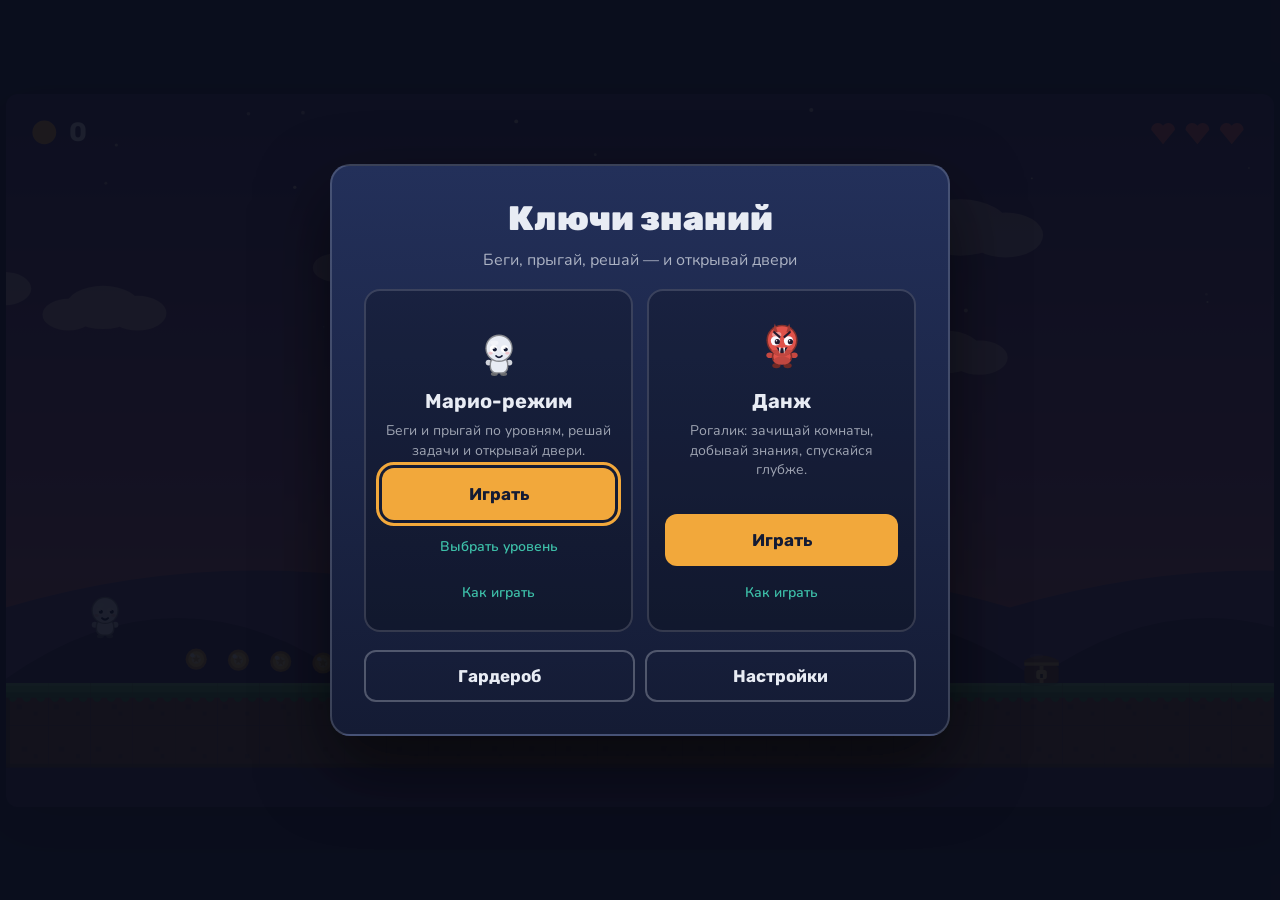
<file: index.html>
<!doctype html>
<html lang="ru">
  <head>
    <meta charset="utf-8" />
    <meta name="viewport" content="width=device-width, initial-scale=1, viewport-fit=cover" />
    <meta name="color-scheme" content="dark" />
    <meta name="description" content="Ключи знаний — образовательный платформер: беги, прыгай, решай задачи по математике и физике." />
    <title>Ключи знаний</title>

    <!-- Иконка инлайном: файла нет — нет и запроса за favicon.ico, который иначе
         светится 404-й в консоли на любом статическом хостинге. -->
    <link
      rel="icon"
      href="data:image/svg+xml,%3Csvg%20xmlns='http://www.w3.org/2000/svg'%20viewBox='0%200%2032%2032'%3E%3Crect%20width='32'%20height='32'%20rx='7'%20fill='%23141B34'/%3E%3Cg%20fill='none'%20stroke='%23F2A83B'%20stroke-width='3'%20stroke-linecap='round'%3E%3Ccircle%20cx='12.5'%20cy='12.5'%20r='5'/%3E%3Cpath%20d='M16%2016%20L23.5%2023.5'/%3E%3Cpath%20d='M19%2023%20L21%2021'/%3E%3C/g%3E%3C/svg%3E"
    />

    <!-- Единственная внешняя зависимость. Если CDN недоступен, main.css подставит
         системные шрифты и игра этого даже не заметит. -->
    <link rel="preconnect" href="https://fonts.googleapis.com" />
    <link rel="preconnect" href="https://fonts.gstatic.com" crossorigin />
    <link
      rel="stylesheet"
      href="https://fonts.googleapis.com/css2?family=JetBrains+Mono:wght@400;700&family=Nunito:wght@400;600&family=Rubik:wght@700;900&display=swap"
    />
    <link rel="stylesheet" href="./styles/main.css" />
    <link rel="stylesheet" href="./styles/task.css" />
    <link rel="stylesheet" href="./styles/screens.css" />
    <link rel="stylesheet" href="./styles/touch.css" />
  </head>
  <body>
    <main class="stage">
      <canvas
        id="game"
        width="960"
        height="540"
        tabindex="0"
        role="application"
        aria-label="Игровое поле: беги стрелками, прыгай пробелом"
      ></canvas>
    </main>

    <p class="controls-hint">
      <b>← →</b> или <b>A/D</b> — бежать · <b>Space</b>, <b>↑</b>, <b>W</b> — прыжок ·
      <b>E</b> — открыть сундук · <b>R</b> — застрял, вернуться на флажок
    </p>

    <script type="module" src="./src/main.js"></script>
  </body>
</html>
</file>
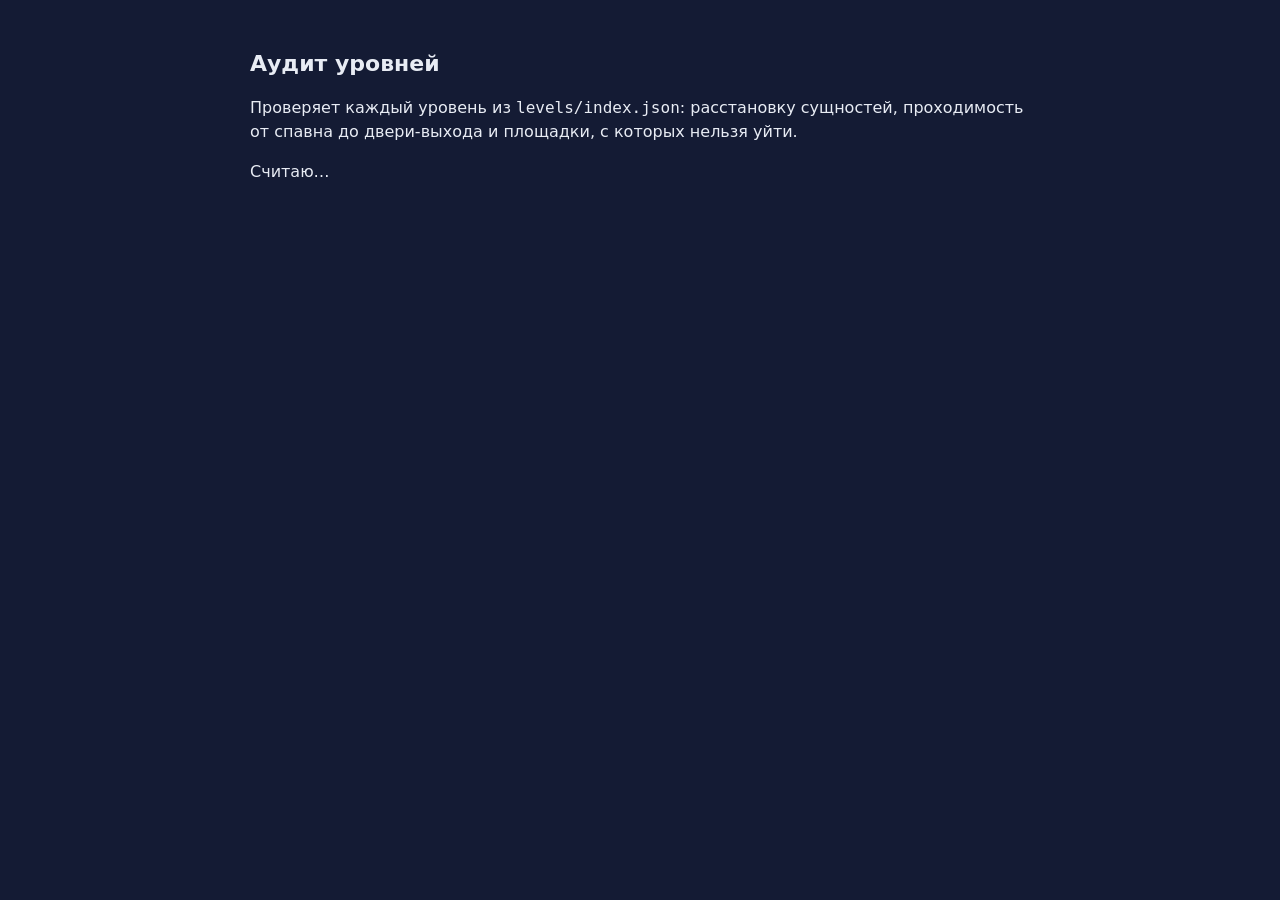
<file: scripts/audit-levels.html>
<!doctype html>
<html lang="ru">
  <head>
    <meta charset="utf-8" />
    <meta name="viewport" content="width=device-width, initial-scale=1" />
    <meta name="color-scheme" content="dark" />
    <title>Аудит уровней</title>
    <style>
      body { margin: 0; padding: 32px 20px; background: #141b34; color: #e8ecf4;
             font: 16px/1.5 system-ui, sans-serif; }
      main { max-width: 780px; margin: 0 auto; }
      h1 { font-size: 22px; }
      .verdict { padding: 14px 18px; border-radius: 10px; font-weight: 700; }
      .verdict--ok { background: rgb(61 191 168 / 18%); color: #3dbfa8; }
      .verdict--bad { background: rgb(229 97 95 / 18%); color: #e5615f; }
      .level { margin-top: 18px; padding: 14px 18px; border-radius: 10px;
               background: rgb(232 236 244 / 6%); }
      .level__name { font-weight: 700; }
      .ok { color: #3dbfa8; }
      .bad { color: #e5615f; }
      .notes { margin: 6px 0 0; font-size: 14px; color: rgb(232 236 244 / 65%); }
      .problem { color: #e5615f; font-size: 15px; }
      code { font-family: ui-monospace, monospace; }
    </style>
  </head>
  <body>
    <main>
      <h1>Аудит уровней</h1>
      <p>
        Проверяет каждый уровень из <code>levels/index.json</code>: расстановку сущностей,
        проходимость от спавна до двери-выхода и площадки, с которых нельзя уйти.
      </p>
      <div id="output">Считаю…</div>
    </main>

    <script type="module">
      import { loadLevel, loadLevelIndex } from '../src/game/level.js';
      import { auditLevel } from './audit.js';

      const output = document.getElementById('output');
      const blocks = [];
      let allOk = true;

      try {
        const order = await loadLevelIndex();
        for (const id of order) {
          const block = document.createElement('div');
          block.className = 'level';
          try {
            const level = await loadLevel(id);
            const report = auditLevel(level);
            const ok = report.problems.length === 0;
            if (!ok) allOk = false;

            const name = document.createElement('div');
            name.className = 'level__name';
            name.textContent = `${report.id} — ${report.title}`;
            const verdict = document.createElement('span');
            verdict.className = ok ? 'ok' : 'bad';
            verdict.textContent = ok ? '  проходится' : '  есть проблемы';
            name.append(verdict);
            block.append(name);

            for (const problem of report.problems) {
              const line = document.createElement('div');
              line.className = 'problem';
              line.textContent = problem;
              block.append(line);
            }

            const notes = document.createElement('p');
            notes.className = 'notes';
            notes.textContent = report.notes.join(' · ');
            block.append(notes);
          } catch (error) {
            allOk = false;
            block.innerHTML = '';
            const line = document.createElement('div');
            line.className = 'problem';
            line.textContent = `${id}: ${error.message}`;
            block.append(line);
          }
          blocks.push(block);
        }
      } catch (error) {
        allOk = false;
        const line = document.createElement('div');
        line.className = 'problem';
        line.textContent = String(error.message);
        blocks.push(line);
      }

      const verdict = document.createElement('div');
      verdict.className = `verdict verdict--${allOk ? 'ok' : 'bad'}`;
      verdict.textContent = allOk ? 'Все уровни проходятся.' : 'Есть уровни с проблемами — см. ниже.';

      output.replaceChildren(verdict, ...blocks);
    </script>
  </body>
</html>
</file>
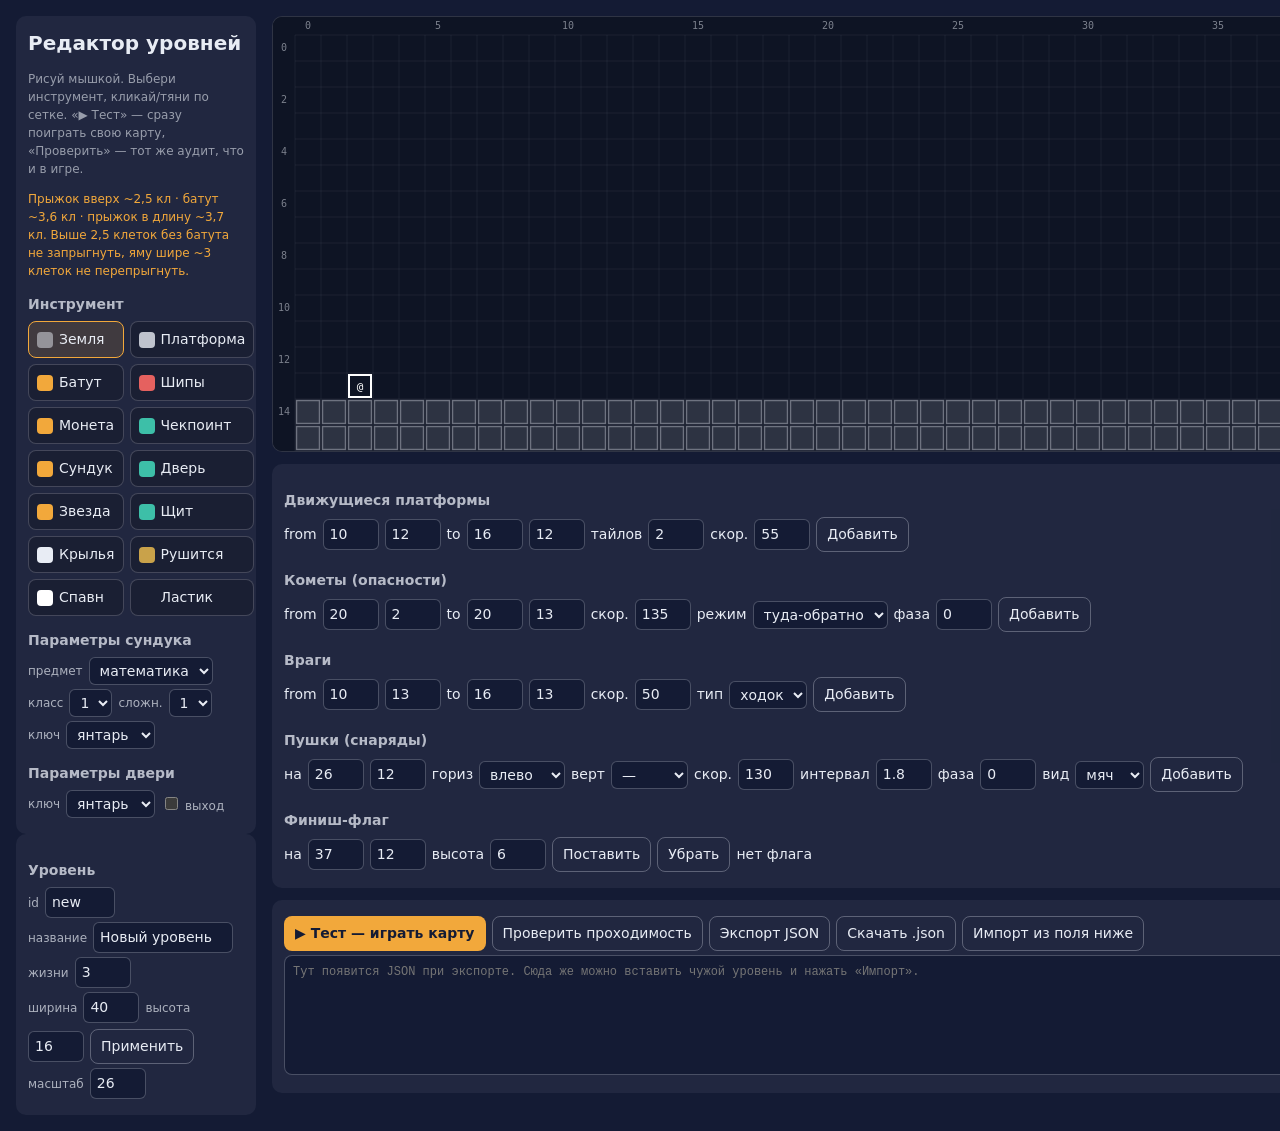
<file: scripts/level-editor.html>
<!doctype html>
<html lang="ru">
  <head>
    <meta charset="utf-8" />
    <meta name="viewport" content="width=device-width, initial-scale=1" />
    <meta name="color-scheme" content="dark" />
    <title>Редактор уровней</title>
    <style>
      :root {
        --sky-deep: #141b34; --sky-mid: #23305a; --chalk: #e8ecf4;
        --amber: #f2a83b; --teal: #3dbfa8; --coral: #e5615f;
      }
      * { box-sizing: border-box; }
      body { margin: 0; background: var(--sky-deep); color: var(--chalk);
             font: 14px/1.5 system-ui, sans-serif; }
      h1 { font-size: 20px; margin: 0 0 4px; }
      h2 { font-size: 14px; margin: 14px 0 6px; color: color-mix(in srgb, var(--chalk) 75%, transparent); }
      a { color: var(--amber); }
      .app { display: grid; grid-template-columns: 240px 1fr; gap: 16px; padding: 16px; align-items: start; }
      .panel { background: rgb(232 236 244 / 6%); border-radius: 10px; padding: 12px; }
      .row { display: flex; flex-wrap: wrap; gap: 6px; align-items: center; margin: 4px 0; }
      label { font-size: 12px; color: color-mix(in srgb, var(--chalk) 70%, transparent); }
      input, select { background: var(--sky-deep); color: var(--chalk); border: 1px solid color-mix(in srgb, var(--chalk) 25%, transparent);
                      border-radius: 6px; padding: 4px 6px; font: inherit; }
      input[type="number"] { width: 56px; }
      button { background: transparent; color: var(--chalk); border: 1px solid color-mix(in srgb, var(--chalk) 30%, transparent);
               border-radius: 8px; padding: 6px 10px; font: inherit; cursor: pointer; }
      button:hover { border-color: var(--amber); }
      button.primary { background: var(--amber); color: var(--sky-deep); border-color: transparent; font-weight: 700; }
      .tools { display: grid; grid-template-columns: repeat(2, 1fr); gap: 6px; }
      .tool { display: flex; align-items: center; gap: 6px; padding: 7px 8px; border-radius: 8px;
              border: 1px solid color-mix(in srgb, var(--chalk) 20%, transparent); cursor: pointer; background: rgb(0 0 0 / 20%); }
      .tool.active { border-color: var(--amber); background: rgb(242 168 59 / 15%); }
      .tool .sw { width: 16px; height: 16px; border-radius: 4px; flex: 0 0 auto; }
      .canvas-wrap { overflow: auto; max-height: 78vh; border: 1px solid color-mix(in srgb, var(--chalk) 15%, transparent);
                     border-radius: 10px; background: #0e1424; }
      canvas { display: block; image-rendering: pixelated; cursor: crosshair; }
      textarea { width: 100%; min-height: 120px; background: var(--sky-deep); color: var(--chalk);
                 border: 1px solid color-mix(in srgb, var(--chalk) 25%, transparent); border-radius: 8px; padding: 8px;
                 font: 12px/1.4 ui-monospace, monospace; }
      .verdict { padding: 10px 12px; border-radius: 8px; font-weight: 700; margin: 8px 0; }
      .verdict.ok { background: rgb(61 191 168 / 18%); color: var(--teal); }
      .verdict.bad { background: rgb(229 97 95 / 18%); color: var(--coral); }
      .problem { color: var(--coral); font-size: 13px; }
      .note { color: color-mix(in srgb, var(--chalk) 60%, transparent); font-size: 12px; }
      .list { display: flex; flex-direction: column; gap: 4px; }
      .list .item { display: flex; justify-content: space-between; gap: 8px; font-size: 12px;
                    background: rgb(0 0 0 / 20%); border-radius: 6px; padding: 4px 8px; }
      .list .item button { padding: 0 6px; font-size: 12px; }
      .hint { font-size: 12px; color: color-mix(in srgb, var(--chalk) 60%, transparent); }
    </style>
  </head>
  <body>
    <div class="app">
      <div>
        <div class="panel">
          <h1>Редактор уровней</h1>
          <p class="hint">Рисуй мышкой. Выбери инструмент, кликай/тяни по сетке. «▶ Тест» — сразу поиграть свою карту, «Проверить» — тот же аудит, что и в игре.</p>
          <p class="hint" style="color: var(--amber)">Прыжок вверх ~2,5 кл · батут ~3,6 кл · прыжок в длину ~3,7 кл. Выше 2,5 клеток без батута не запрыгнуть, яму шире ~3 клеток не перепрыгнуть.</p>

          <h2>Инструмент</h2>
          <div class="tools" id="tools"></div>

          <h2>Параметры сундука</h2>
          <div class="row">
            <label>предмет</label>
            <select id="chestSubject">
              <option value="math">математика</option>
              <option value="physics">физика</option>
            </select>
          </div>
          <div class="row">
            <label>класс</label>
            <select id="chestGrade"><option>1</option><option>2</option><option>3</option><option>4</option><option>5</option></select>
            <label>сложн.</label>
            <select id="chestDiff"><option>1</option><option>2</option><option>3</option></select>
          </div>
          <div class="row">
            <label>ключ</label>
            <select id="chestKey"><option value="amber">янтарь</option><option value="teal">бирюза</option><option value="coral">коралл</option></select>
          </div>

          <h2>Параметры двери</h2>
          <div class="row">
            <label>ключ</label>
            <select id="doorKey"><option value="amber">янтарь</option><option value="teal">бирюза</option><option value="coral">коралл</option></select>
            <label><input type="checkbox" id="doorExit" /> выход</label>
          </div>
        </div>

        <div class="panel">
          <h2>Уровень</h2>
          <div class="row"><label>id</label><input id="lvlId" value="new" style="width:70px" /></div>
          <div class="row"><label>название</label><input id="lvlTitle" value="Новый уровень" style="width:140px" /></div>
          <div class="row">
            <label>жизни</label><input type="number" id="lvlLives" value="3" min="1" />
          </div>
          <div class="row">
            <label>ширина</label><input type="number" id="gridW" value="40" min="6" />
            <label>высота</label><input type="number" id="gridH" value="16" min="6" />
            <button id="resizeBtn">Применить</button>
          </div>
          <div class="row">
            <label>масштаб</label><input type="number" id="scale" value="26" min="12" max="48" />
          </div>
        </div>
      </div>

      <div>
        <div class="canvas-wrap"><canvas id="grid"></canvas></div>

        <div class="panel" style="margin-top:12px">
          <h2>Движущиеся платформы</h2>
          <div class="row">
            from <input type="number" id="pfx" value="10" /> <input type="number" id="pfy" value="12" />
            to <input type="number" id="ptx" value="16" /> <input type="number" id="pty" value="12" />
            тайлов <input type="number" id="ptiles" value="2" /> скор. <input type="number" id="pspeed" value="55" />
            <button id="addPlatform">Добавить</button>
          </div>
          <div class="list" id="platformList"></div>

          <h2>Кометы (опасности)</h2>
          <div class="row">
            from <input type="number" id="hfx" value="20" /> <input type="number" id="hfy" value="2" />
            to <input type="number" id="htx" value="20" /> <input type="number" id="hty" value="13" />
            скор. <input type="number" id="hspeed" value="135" />
            режим
            <select id="hmode"><option value="patrol">туда-обратно</option><option value="fall">падение</option></select>
            фаза <input type="number" id="hphase" value="0" step="0.1" />
            <button id="addHazard">Добавить</button>
          </div>
          <div class="list" id="hazardList"></div>

          <h2>Враги</h2>
          <div class="row">
            from <input type="number" id="efx" value="10" /> <input type="number" id="efy" value="13" />
            to <input type="number" id="etx" value="16" /> <input type="number" id="ety" value="13" />
            скор. <input type="number" id="espeed" value="50" />
            тип <select id="ekind"><option value="walker">ходок</option><option value="flyer">летун</option></select>
            <button id="addEnemy">Добавить</button>
          </div>
          <div class="list" id="enemyList"></div>

          <h2>Пушки (снаряды)</h2>
          <div class="row">
            на <input type="number" id="canx" value="26" /> <input type="number" id="cany" value="12" />
            гориз <select id="candir"><option value="-1">влево</option><option value="0">—</option><option value="1">вправо</option></select>
            верт <select id="candiry"><option value="0">—</option><option value="-1">вверх</option><option value="1">вниз</option></select>
            скор. <input type="number" id="canspeed" value="130" /> интервал <input type="number" id="canint" value="1.8" step="0.1" /> фаза <input type="number" id="canphase" value="0" step="0.1" />
            вид <select id="cankind"><option value="ball">мяч</option><option value="bullet">пуля</option></select>
            <button id="addCannon">Добавить</button>
          </div>
          <div class="list" id="cannonList"></div>

          <h2>Финиш-флаг</h2>
          <div class="row">
            на <input type="number" id="flagx" value="37" /> <input type="number" id="flagy" value="12" />
            высота <input type="number" id="flagh" value="6" />
            <button id="setFlag">Поставить</button> <button id="clearFlag">Убрать</button>
            <span id="flagInfo"></span>
          </div>
        </div>

        <div class="panel" style="margin-top:12px">
          <div class="row">
            <button class="primary" id="testBtn">▶ Тест — играть карту</button>
            <button id="checkBtn">Проверить проходимость</button>
            <button id="exportBtn">Экспорт JSON</button>
            <button id="downloadBtn">Скачать .json</button>
            <button id="importBtn">Импорт из поля ниже</button>
          </div>
          <div id="verdict"></div>
          <textarea id="json" placeholder="Тут появится JSON при экспорте. Сюда же можно вставить чужой уровень и нажать «Импорт»."></textarea>
        </div>
      </div>
    </div>

    <script type="module">
      import { parseLevel } from '../src/game/level.js';
      import { auditLevel } from './audit.js';
      import { PALETTE } from '../src/engine/constants.js';

      // Каноническая легенда. Символы фиксированы — они же используются во всех
      // levels/*.json. При импорте чужой легенды сводим тайлы по ИМЕНИ к этим символам.
      const LEGEND = {
        '#': 'ground', '=': 'platform', 'S': 'spring', '^': 'spike',
        'o': 'coin', 'C': 'chest', 'D': 'door', 'F': 'checkpoint',
        '*': 'star', 'H': 'shield', 'W': 'wing', 'x': 'crumble', '.': 'empty'
      };
      const NAME_TO_SYMBOL = Object.fromEntries(Object.entries(LEGEND).map(([s, n]) => [n, s]));
      const KEY_COLOR = { amber: PALETTE.amber, teal: PALETTE.teal, coral: PALETTE.coral };

      const TOOLS = [
        { id: '#', name: 'Земля', color: 'rgba(232,236,244,0.5)' },
        { id: '=', name: 'Платформа', color: 'rgba(232,236,244,0.8)' },
        { id: 'S', name: 'Батут', color: PALETTE.amber },
        { id: '^', name: 'Шипы', color: PALETTE.coral },
        { id: 'o', name: 'Монета', color: PALETTE.amber },
        { id: 'F', name: 'Чекпоинт', color: PALETTE.teal },
        { id: 'C', name: 'Сундук', color: PALETTE.amber },
        { id: 'D', name: 'Дверь', color: PALETTE.teal },
        { id: '*', name: 'Звезда', color: PALETTE.amber },
        { id: 'H', name: 'Щит', color: PALETTE.teal },
        { id: 'W', name: 'Крылья', color: PALETTE.chalk },
        { id: 'x', name: 'Рушится', color: '#c9a24a' },
        { id: '@', name: 'Спавн', color: '#ffffff' },
        { id: '.', name: 'Ластик', color: 'transparent' }
      ];

      const state = {
        cols: 40, rows: 16, cell: 26, tool: '#',
        grid: [], spawn: [2, 13],
        chests: [], doors: [], platforms: [], hazards: [], enemies: [], cannons: [], flag: null
      };

      const canvas = document.getElementById('grid');
      const ctx = canvas.getContext('2d');
      const $ = (id) => document.getElementById(id);
      // Поля под линейку координат слева и сверху.
      const MARGIN_L = 22, MARGIN_T = 18;

      function blankGrid(cols, rows) {
        const g = Array.from({ length: rows }, () => Array.from({ length: cols }, () => '.'));
        // Дружелюбный старт: пол в двух нижних рядах.
        for (let c = 0; c < cols; c++) { g[rows - 1][c] = '#'; g[rows - 2][c] = '#'; }
        return g;
      }

      function entityAt(list, col, row) {
        return list.findIndex((e) => e.at[0] === col && e.at[1] === row);
      }

      function removeEntitiesAt(col, row) {
        let i;
        while ((i = entityAt(state.chests, col, row)) !== -1) state.chests.splice(i, 1);
        while ((i = entityAt(state.doors, col, row)) !== -1) state.doors.splice(i, 1);
      }

      function paint(col, row) {
        if (col < 0 || col >= state.cols || row < 0 || row >= state.rows) return;
        const tool = state.tool;
        if (tool === '@') { state.spawn = [col, row]; draw(); return; }

        // Смена содержимого клетки всегда убирает старую сущность на ней.
        removeEntitiesAt(col, row);

        if (tool === 'C') {
          state.grid[row][col] = 'C';
          state.chests.push({
            at: [col, row], subject: $('chestSubject').value,
            grade: Number($('chestGrade').value), difficulty: Number($('chestDiff').value),
            keyColor: $('chestKey').value
          });
        } else if (tool === 'D') {
          state.grid[row][col] = 'D';
          state.doors.push({ at: [col, row], keyColor: $('doorKey').value, exit: $('doorExit').checked });
        } else {
          state.grid[row][col] = tool; // '#','=','S','^','o','F','.'
        }
        draw();
      }

      // --- Отрисовка сетки ---
      function draw() {
        const s = state.cell;
        canvas.width = MARGIN_L + state.cols * s;
        canvas.height = MARGIN_T + state.rows * s;
        ctx.fillStyle = '#0e1424';
        ctx.fillRect(0, 0, canvas.width, canvas.height);

        // Линейка координат по краям — легче попадать в нужную колонку/строку
        // (пригодится для форм платформ и комет).
        ctx.fillStyle = 'rgba(232,236,244,0.5)';
        ctx.font = '10px ui-monospace, monospace';
        ctx.textAlign = 'center'; ctx.textBaseline = 'middle';
        for (let c = 0; c < state.cols; c += 5) ctx.fillText(c, MARGIN_L + c * s + s / 2, MARGIN_T / 2);
        for (let r = 0; r < state.rows; r += 2) ctx.fillText(r, MARGIN_L / 2, MARGIN_T + r * s + s / 2);

        ctx.save();
        ctx.translate(MARGIN_L, MARGIN_T);
        for (let r = 0; r < state.rows; r++) {
          for (let c = 0; c < state.cols; c++) drawCell(c, r, state.grid[r][c], s);
        }
        drawPaths(s);
        drawSpawn(s);
        drawGridLines(s);
        ctx.restore();
      }

      function drawCell(c, r, ch, s) {
        const x = c * s, y = r * s;
        switch (ch) {
          case '#': fillCell(x, y, s, 'rgba(232,236,244,0.14)', 'rgba(232,236,244,0.35)'); break;
          case '=': fillCell(x, y, s, 'rgba(232,236,244,0.26)', 'rgba(232,236,244,0.7)'); break;
          case 'S':
            fillCell(x, y, s, 'rgba(242,168,59,0.2)', PALETTE.amber);
            glyph(x, y, s, 'S', PALETTE.amber); break;
          case '^': {
            ctx.fillStyle = PALETTE.coral; ctx.beginPath();
            for (let i = 0; i < 3; i++) {
              const l = x + (i * s) / 3;
              ctx.moveTo(l, y + s); ctx.lineTo(l + s / 6, y + s * 0.3); ctx.lineTo(l + s / 3, y + s);
            }
            ctx.fill(); break;
          }
          case 'o':
            ctx.fillStyle = PALETTE.amber; ctx.beginPath();
            ctx.arc(x + s / 2, y + s / 2, s * 0.24, 0, Math.PI * 2); ctx.fill(); break;
          case 'F':
            ctx.strokeStyle = PALETTE.teal; ctx.lineWidth = 2;
            ctx.beginPath(); ctx.moveTo(x + s * 0.3, y + s * 0.15); ctx.lineTo(x + s * 0.3, y + s * 0.85); ctx.stroke();
            ctx.fillStyle = PALETTE.teal; ctx.beginPath();
            ctx.moveTo(x + s * 0.3, y + s * 0.18); ctx.lineTo(x + s * 0.62, y + s * 0.3); ctx.lineTo(x + s * 0.3, y + s * 0.42); ctx.fill(); break;
          case 'C':
            fillCell(x, y, s, 'rgba(242,168,59,0.25)', PALETTE.amber); glyph(x, y, s, 'C', PALETTE.amber); break;
          case '*':
            fillCell(x, y, s, 'rgba(242,168,59,0.2)', PALETTE.amber); glyph(x, y, s, '★', PALETTE.amber); break;
          case 'H':
            fillCell(x, y, s, 'rgba(61,191,168,0.2)', PALETTE.teal); glyph(x, y, s, 'Щ', PALETTE.teal); break;
          case 'W':
            fillCell(x, y, s, 'rgba(232,236,244,0.16)', PALETTE.chalk); glyph(x, y, s, 'W', PALETTE.chalk); break;
          case 'x':
            fillCell(x, y, s, 'rgba(201,162,74,0.16)', '#c9a24a'); glyph(x, y, s, '▚', '#c9a24a'); break;
          case 'D': {
            const door = state.doors[entityAt(state.doors, c, r)];
            const col = door ? (KEY_COLOR[door.keyColor] ?? PALETTE.chalk) : PALETTE.chalk;
            fillCell(x, y, s, 'rgba(232,236,244,0.08)', col);
            glyph(x, y, s, door && door.exit ? 'D*' : 'D', col); break;
          }
          default: break;
        }
      }

      function fillCell(x, y, s, fill, stroke) {
        ctx.fillStyle = fill; ctx.fillRect(x + 1, y + 1, s - 2, s - 2);
        ctx.strokeStyle = stroke; ctx.lineWidth = 1.5; ctx.strokeRect(x + 1.5, y + 1.5, s - 3, s - 3);
      }
      function glyph(x, y, s, text, color) {
        ctx.fillStyle = color; ctx.font = `${Math.round(s * 0.42)}px ui-monospace, monospace`;
        ctx.textAlign = 'center'; ctx.textBaseline = 'middle';
        ctx.fillText(text, x + s / 2, y + s / 2 + 1);
      }

      function drawSpawn(s) {
        const [c, r] = state.spawn;
        ctx.strokeStyle = '#ffffff'; ctx.lineWidth = 2;
        ctx.strokeRect(c * s + 2, r * s + 2, s - 4, s - 4);
        glyph(c * s, r * s, s, '@', '#ffffff');
      }

      function drawPaths(s) {
        const line = (from, to, color) => {
          ctx.strokeStyle = color; ctx.lineWidth = 2; ctx.setLineDash([4, 4]);
          ctx.beginPath();
          ctx.moveTo(from[0] * s + s / 2, from[1] * s + s / 2);
          ctx.lineTo(to[0] * s + s / 2, to[1] * s + s / 2);
          ctx.stroke(); ctx.setLineDash([]);
          for (const [p, tag] of [[from, 'A'], [to, 'B']]) glyph(p[0] * s, p[1] * s, s, tag, color);
        };
        for (const p of state.platforms) line(p.from, p.to, PALETTE.teal);
        for (const h of state.hazards) line(h.from, h.to, PALETTE.coral);
        for (const e of state.enemies) line(e.from, e.to, e.kind === 'flyer' ? '#9e73ee' : '#8a5a3b');
        for (const c of state.cannons) { // пушка — квадрат со стрелкой направления
          const px = c.at[0] * s + s / 2, py = c.at[1] * s + s / 2;
          ctx.fillStyle = '#3a4260'; ctx.fillRect(px - s * 0.3, py - s * 0.3, s * 0.6, s * 0.6);
          ctx.strokeStyle = PALETTE.coral; ctx.lineWidth = 2; ctx.beginPath();
          ctx.moveTo(px, py); ctx.lineTo(px + (c.dir || 0) * s * 0.4, py + (c.diry || 0) * s * 0.4); ctx.stroke();
        }
        if (state.flag) { // столб флага
          const fx = state.flag.at[0] * s + s / 2, fy = state.flag.at[1] * s + s / 2;
          const top = fy - (state.flag.height ?? 6) * s;
          ctx.strokeStyle = PALETTE.chalk; ctx.lineWidth = 3; ctx.beginPath();
          ctx.moveTo(fx, top); ctx.lineTo(fx, fy + s / 2); ctx.stroke();
          ctx.fillStyle = PALETTE.coral; ctx.beginPath();
          ctx.moveTo(fx, top); ctx.lineTo(fx + s * 0.6, top + s * 0.25); ctx.lineTo(fx, top + s * 0.5); ctx.fill();
        }
      }

      function drawGridLines(s) {
        ctx.strokeStyle = 'rgba(232,236,244,0.06)'; ctx.lineWidth = 1;
        for (let c = 0; c <= state.cols; c++) { ctx.beginPath(); ctx.moveTo(c * s, 0); ctx.lineTo(c * s, canvas.height); ctx.stroke(); }
        for (let r = 0; r <= state.rows; r++) { ctx.beginPath(); ctx.moveTo(0, r * s); ctx.lineTo(canvas.width, r * s); ctx.stroke(); }
      }

      // --- Мышь ---
      let painting = false;
      function cellFromEvent(e) {
        const rect = canvas.getBoundingClientRect();
        const x = (e.clientX - rect.left) * (canvas.width / rect.width) - MARGIN_L;
        const y = (e.clientY - rect.top) * (canvas.height / rect.height) - MARGIN_T;
        return [Math.floor(x / state.cell), Math.floor(y / state.cell)];
      }
      canvas.addEventListener('pointerdown', (e) => { painting = true; canvas.setPointerCapture(e.pointerId); paint(...cellFromEvent(e)); });
      canvas.addEventListener('pointermove', (e) => { if (painting) paint(...cellFromEvent(e)); });
      canvas.addEventListener('pointerup', () => { painting = false; autosave(); });
      canvas.addEventListener('pointercancel', () => { painting = false; });

      // --- Инструменты ---
      function buildTools() {
        const box = $('tools'); box.replaceChildren();
        for (const t of TOOLS) {
          const el = document.createElement('div');
          el.className = 'tool' + (t.id === state.tool ? ' active' : '');
          el.innerHTML = `<span class="sw" style="background:${t.color}"></span>${t.name}`;
          el.addEventListener('click', () => { state.tool = t.id; buildTools(); });
          box.append(el);
        }
      }

      // --- Списки платформ/комет ---
      function renderLists() {
        const pl = $('platformList'); pl.replaceChildren();
        state.platforms.forEach((p, i) => {
          const row = document.createElement('div'); row.className = 'item';
          row.innerHTML = `<span>[${p.from}]→[${p.to}] ${p.tiles}т ${p.speed}px/с</span>`;
          const b = document.createElement('button'); b.textContent = '×';
          b.addEventListener('click', () => { state.platforms.splice(i, 1); renderLists(); draw(); });
          row.append(b); pl.append(row);
        });
        const hl = $('hazardList'); hl.replaceChildren();
        state.hazards.forEach((h, i) => {
          const row = document.createElement('div'); row.className = 'item';
          row.innerHTML = `<span>[${h.from}]→[${h.to}] ${h.speed}px/с ${h.mode}${h.mode === 'fall' ? ' ф' + h.phase : ''}</span>`;
          const b = document.createElement('button'); b.textContent = '×';
          b.addEventListener('click', () => { state.hazards.splice(i, 1); renderLists(); draw(); });
          row.append(b); hl.append(row);
        });
        const el = $('enemyList'); el.replaceChildren();
        state.enemies.forEach((e, i) => {
          const row = document.createElement('div'); row.className = 'item';
          row.innerHTML = `<span>[${e.from}]→[${e.to}] ${e.speed}px/с ${e.kind}</span>`;
          const b = document.createElement('button'); b.textContent = '×';
          b.addEventListener('click', () => { state.enemies.splice(i, 1); renderLists(); draw(); });
          row.append(b); el.append(row);
        });
        const cl = $('cannonList'); cl.replaceChildren();
        state.cannons.forEach((c, i) => {
          const row = document.createElement('div'); row.className = 'item';
          row.innerHTML = `<span>[${c.at}] dir ${c.dir}/${c.diry} ${c.speed}px/с и${c.interval} ${c.kind}</span>`;
          const b = document.createElement('button'); b.textContent = '×';
          b.addEventListener('click', () => { state.cannons.splice(i, 1); renderLists(); draw(); });
          row.append(b); cl.append(row);
        });
        $('flagInfo').textContent = state.flag ? `флаг на [${state.flag.at}], высота ${state.flag.height ?? 6}` : 'нет флага';
      }

      // --- Сборка объекта уровня ---
      function toLevel() {
        const level = {
          id: $('lvlId').value.trim() || 'new',
          title: $('lvlTitle').value.trim() || 'Без названия',
          tileSize: 32,
          spawn: state.spawn,
          lives: Number($('lvlLives').value) || 3,
          legend: LEGEND,
          map: state.grid.map((row) => row.join('')),
          chests: state.chests,
          doors: state.doors,
          platforms: state.platforms,
          hazards: state.hazards,
          enemies: state.enemies,
          cannons: state.cannons
        };
        if (state.flag) level.flag = state.flag;
        return level;
      }

      // --- Проверка ---
      function check() {
        const box = $('verdict'); box.replaceChildren();
        let level;
        try {
          level = parseLevel(structuredClone(toLevel()));
        } catch (err) {
          const v = document.createElement('div'); v.className = 'verdict bad';
          v.textContent = 'Не загружается: ' + err.message; box.append(v); return;
        }
        const report = auditLevel(level);
        const ok = report.problems.length === 0;
        const v = document.createElement('div'); v.className = 'verdict ' + (ok ? 'ok' : 'bad');
        v.textContent = ok ? 'Проходится ✓' : 'Есть проблемы:'; box.append(v);
        for (const p of report.problems) {
          const d = document.createElement('div'); d.className = 'problem'; d.textContent = '• ' + p; box.append(d);
        }
        const n = document.createElement('div'); n.className = 'note'; n.textContent = report.notes.join(' · '); box.append(n);
      }

      // --- Импорт/экспорт ---
      function exportJson() {
        $('json').value = JSON.stringify(toLevel(), null, 2);
      }
      function download() {
        exportJson();
        const blob = new Blob([$('json').value], { type: 'application/json' });
        const a = document.createElement('a');
        a.href = URL.createObjectURL(blob); a.download = (toLevel().id) + '.json'; a.click();
        URL.revokeObjectURL(a.href);
      }
      function importJson() {
        let data;
        try { data = JSON.parse($('json').value); } catch (e) { alert('Не разобрать JSON: ' + e.message); return; }
        const rows = data.map ?? [];
        state.rows = rows.length; state.cols = rows[0]?.length ?? 0;
        const legend = data.legend ?? LEGEND;
        state.grid = rows.map((line) => [...line].map((chSymbol) => {
          const name = legend[chSymbol] ?? 'empty';
          return NAME_TO_SYMBOL[name] ?? '.';
        }));
        state.spawn = data.spawn ?? [2, state.rows - 3];
        state.chests = (data.chests ?? []).map((c) => ({ ...c }));
        state.doors = (data.doors ?? []).map((d) => ({ ...d, exit: Boolean(d.exit) }));
        state.platforms = (data.platforms ?? []).map((p) => ({ ...p }));
        state.hazards = (data.hazards ?? []).map((h) => ({ ...h }));
        state.enemies = (data.enemies ?? []).map((e) => ({ ...e }));
        state.cannons = (data.cannons ?? []).map((c) => ({ ...c }));
        state.flag = data.flag ? { ...data.flag } : null;
        $('lvlId').value = data.id ?? 'new';
        $('lvlTitle').value = data.title ?? '';
        $('lvlLives').value = data.lives ?? 3;
        $('gridW').value = state.cols; $('gridH').value = state.rows;
        renderLists(); draw();
      }

      function resize() {
        const w = Math.max(6, Number($('gridW').value) | 0);
        const h = Math.max(6, Number($('gridH').value) | 0);
        const old = state.grid;
        const g = Array.from({ length: h }, (_, r) => Array.from({ length: w }, (_, c) =>
          (old[r] && old[r][c]) ? old[r][c] : '.'));
        state.grid = g; state.cols = w; state.rows = h;
        // Сущности за пределами новой карты убираем.
        const inside = (e) => e.at[0] < w && e.at[1] < h;
        const insidePath = (e) => e.from[0] < w && e.from[1] < h && e.to[0] < w && e.to[1] < h;
        state.chests = state.chests.filter(inside);
        state.doors = state.doors.filter(inside);
        state.enemies = state.enemies.filter(insidePath);
        state.cannons = state.cannons.filter(inside);
        if (state.flag && !inside(state.flag)) state.flag = null;
        renderLists();
        draw();
      }

      // --- Подключение кнопок ---
      $('resizeBtn').addEventListener('click', resize);
      $('scale').addEventListener('change', () => { state.cell = Math.max(12, Number($('scale').value) | 0); draw(); });
      $('checkBtn').addEventListener('click', check);
      $('exportBtn').addEventListener('click', exportJson);
      $('downloadBtn').addEventListener('click', download);
      $('importBtn').addEventListener('click', importJson);
      // «Тест»: проверяем, что уровень вообще грузится, кладём в localStorage и
      // открываем игру в тест-режиме (index.html?test=1) в новой вкладке.
      $('testBtn').addEventListener('click', () => {
        try { parseLevel(structuredClone(toLevel())); }
        catch (e) { alert('Сначала поправь, чтобы играть:\n' + e.message); return; }
        try {
          localStorage.setItem('keysofknowledge.testlevel', JSON.stringify(toLevel()));
          autosave();
        } catch (e) { alert('Не удалось сохранить карту для теста: ' + e.message); return; }
        // Та же вкладка: в игре будет кнопка «← В редактор», а карта восстановится
        // из автосохранения. Надёжнее новой вкладки, которую легко потерять.
        location.href = '../index.html?test=1';
      });
      $('addPlatform').addEventListener('click', () => {
        state.platforms.push({ from: [Number($('pfx').value), Number($('pfy').value)],
          to: [Number($('ptx').value), Number($('pty').value)],
          tiles: Number($('ptiles').value), speed: Number($('pspeed').value) });
        renderLists(); draw();
      });
      $('addHazard').addEventListener('click', () => {
        const mode = $('hmode').value;
        const h = { from: [Number($('hfx').value), Number($('hfy').value)],
          to: [Number($('htx').value), Number($('hty').value)], speed: Number($('hspeed').value), mode };
        if (mode === 'fall') h.phase = Number($('hphase').value);
        state.hazards.push(h); renderLists(); draw();
      });
      $('addEnemy').addEventListener('click', () => {
        state.enemies.push({ from: [Number($('efx').value), Number($('efy').value)],
          to: [Number($('etx').value), Number($('ety').value)],
          speed: Number($('espeed').value), kind: $('ekind').value });
        renderLists(); draw(); autosave();
      });
      $('addCannon').addEventListener('click', () => {
        state.cannons.push({ at: [Number($('canx').value), Number($('cany').value)],
          dir: Number($('candir').value), diry: Number($('candiry').value),
          speed: Number($('canspeed').value), interval: Number($('canint').value),
          phase: Number($('canphase').value), kind: $('cankind').value });
        renderLists(); draw(); autosave();
      });
      $('setFlag').addEventListener('click', () => {
        state.flag = { at: [Number($('flagx').value), Number($('flagy').value)], height: Number($('flagh').value) || 6 };
        renderLists(); draw(); autosave();
      });
      $('clearFlag').addEventListener('click', () => { state.flag = null; renderLists(); draw(); autosave(); });

      // Автосохранение рабочей карты. Чтобы переход в «Тест» и обратно не терял
      // нарисованное: пишем при изменениях, читаем при загрузке.
      function autosave() {
        try { localStorage.setItem('keysofknowledge.editor.autosave', JSON.stringify(toLevel())); } catch (e) {}
      }
      function restore() {
        try {
          const raw = localStorage.getItem('keysofknowledge.editor.autosave');
          if (!raw) return false;
          $('json').value = raw;
          importJson();
          $('json').value = '';
          return true;
        } catch (e) { return false; }
      }

      // Старт.
      buildTools();
      if (!restore()) state.grid = blankGrid(state.cols, state.rows);
      renderLists();
      draw();
    </script>
  </body>
</html>
</file>
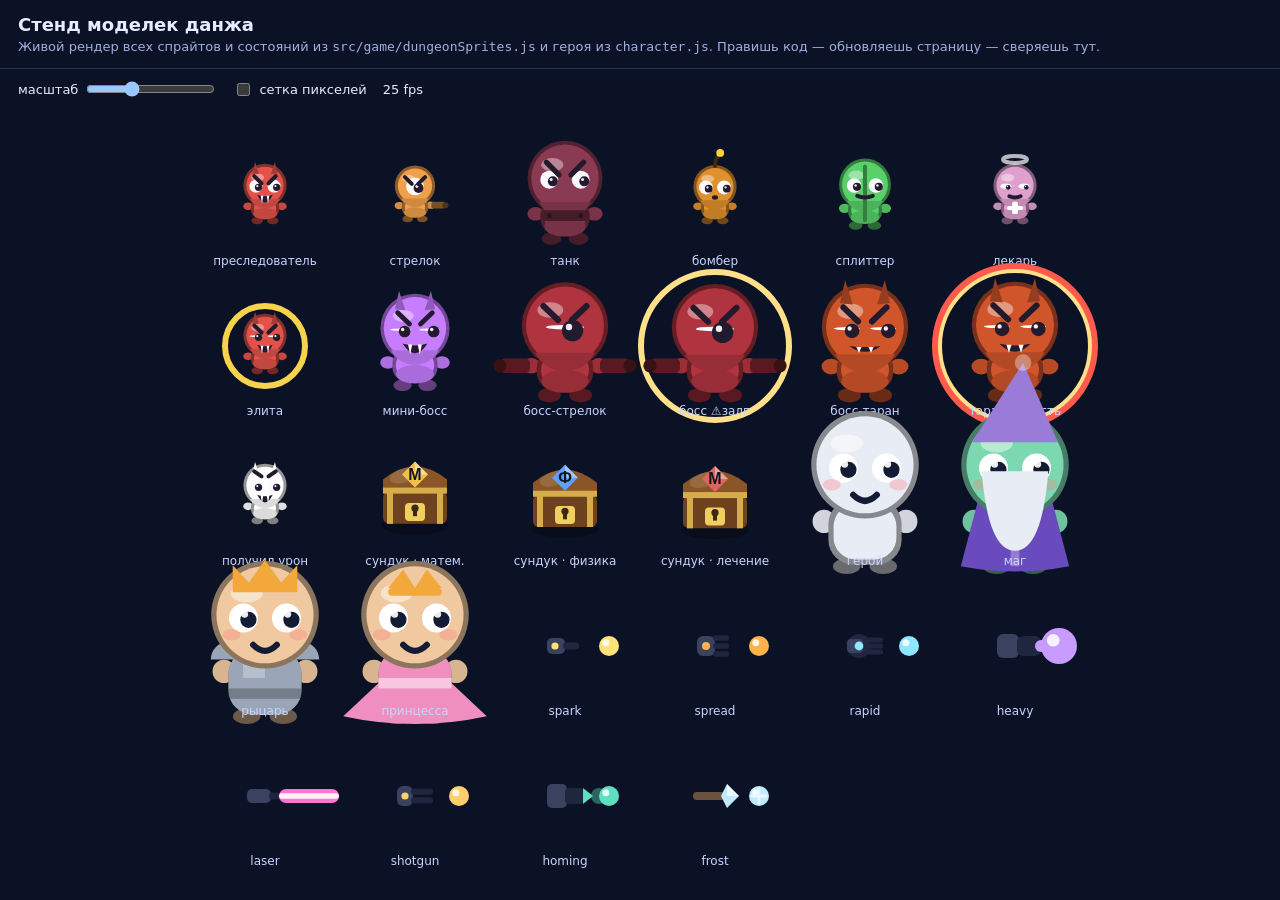
<file: scripts/sprite-lab.html>
<!doctype html>
<html lang="ru">
  <head>
    <meta charset="utf-8" />
    <meta name="viewport" content="width=device-width, initial-scale=1" />
    <title>Ключи знаний — стенд моделек</title>
    <style>
      :root { color-scheme: dark; }
      body { margin: 0; background: #0c1226; color: #e8ecff;
        font-family: system-ui, sans-serif; }
      header { padding: 14px 18px; border-bottom: 1px solid #24304f; }
      h1 { margin: 0 0 4px; font-size: 18px; }
      p { margin: 0; font-size: 13px; color: #9fb0e0; }
      .controls { display: flex; gap: 16px; align-items: center; padding: 10px 18px; font-size: 13px; }
      canvas { display: block; margin: 0 auto; }
      label { display: inline-flex; gap: 6px; align-items: center; }
    </style>
  </head>
  <body>
    <header>
      <h1>Стенд моделек данжа</h1>
      <p>Живой рендер всех спрайтов и состояний из <code>src/game/dungeonSprites.js</code> и героя из
        <code>character.js</code>. Правишь код — обновляешь страницу — сверяешь тут.</p>
    </header>
    <div class="controls">
      <label>масштаб <input id="scale" type="range" min="1" max="4" step="0.5" value="2" /></label>
      <label><input id="grid" type="checkbox" /> сетка пикселей</label>
      <span id="fps"></span>
    </div>
    <canvas id="c" width="980" height="620"></canvas>

    <script type="module">
      import { drawEnemy, drawChest } from '../src/game/dungeonSprites.js';
      import { drawCharacter } from '../src/engine/character.js';
      import { drawWeapon, drawShot } from '../src/game/dungeonWeapons.js';

      const c = document.getElementById('c');
      const ctx = c.getContext('2d');
      const scaleInput = document.getElementById('scale');
      const gridInput = document.getElementById('grid');

      // Каждая ячейка знает, как нарисовать себя в своей клетке (cx,cy — центр).
      const enemy = (label, k) => ({ label, draw: (t, cx, cy) =>
        drawEnemy(ctx, { x: cx, y: cy, faceX: 0.6, faceY: 0.25, hitFlash: 0, ...k }, t) });

      const enemies = [
        enemy('преследователь', { kind: 'chaser', r: 15 }),
        enemy('стрелок', { kind: 'shooter', r: 14 }),
        enemy('танк', { kind: 'tank', r: 26 }),
        enemy('бомбер', { kind: 'bomber', r: 15 }),
        enemy('сплиттер', { kind: 'splitter', r: 18 }),
        enemy('лекарь', { kind: 'healer', r: 15 }),
        enemy('элита', { kind: 'chaser', r: 15, elite: true }),
        enemy('мини-босс', { kind: 'chaser', r: 24, mini: true }),
        enemy('босс-стрелок', { kind: 'boss', r: 30, variant: 'gunner' }),
        enemy('босс ⚠залп', { kind: 'boss', r: 30, variant: 'gunner', burstCd: 0.2 }),
        enemy('босс-таран', { kind: 'boss', r: 30, variant: 'charger' }),
        enemy('таран ⚡ярость', { kind: 'boss', r: 30, variant: 'charger', chargeState: 'wind', enraged: true }),
        enemy('получил урон', { kind: 'chaser', r: 15, hitFlash: 1 })
      ];

      const chests = [
        { label: 'сундук · матем.', color: '#f2c14b', l: 'М' },
        { label: 'сундук · физика', color: '#5ea0ff', l: 'Ф' },
        { label: 'сундук · лечение', color: '#e0645f', l: 'М' }
      ].map((ch) => ({ label: ch.label, draw: (t, cx, cy) =>
        drawChest(ctx, { x: cx, y: cy, color: ch.color, label: ch.l }, t) }));

      // Герой в нескольких образах — сверять костюмы гардероба.
      const heroSkins = [
        ['герой', { body: 'body.chalk', shirt: 'shirt.none', pants: 'pants.none', outfit: 'outfit.none', hat: 'hat.none', beard: 'beard.none' }],
        ['маг', { body: 'body.mint', shirt: 'shirt.none', pants: 'pants.none', outfit: 'outfit.robe', hat: 'hat.wizard', beard: 'beard.wizard' }],
        ['рыцарь', { body: 'body.peach', shirt: 'shirt.none', pants: 'pants.none', outfit: 'outfit.knight', hat: 'hat.crown', beard: 'beard.none' }],
        ['принцесса', { body: 'body.peach', shirt: 'shirt.none', pants: 'pants.none', outfit: 'outfit.dress', hat: 'hat.tiara', beard: 'beard.none' }]
      ];
      const heroes = heroSkins.map(([label, skin]) => ({ label, draw: (t, cx, cy) => {
        const s = 2.6, w = 22 * s, h = 30 * s;
        drawCharacter(ctx, cx - w / 2, cy - h / 2, w, h, skin, 1);
      } }));

      // Оружие: моделька в руке (наведена вправо, стреляет) + снаряд рядом.
      const WSTYLE = { spark: 'spark', spread: 'spread', rapid: 'rapid', heavy: 'heavy', laser: 'laser', shotgun: 'shot', homing: 'homing', frost: 'frost' };
      const weapons = Object.keys(WSTYLE).map((id) => ({ label: id, draw: (t, cx, cy) => {
        drawWeapon(ctx, cx - 16, cy, 1, 0, id, (Math.sin(t * 7) > 0.5) ? 1 : 0);
        drawShot(ctx, { x: cx + 22, y: cy, vx: 300, vy: 0, r: id === 'heavy' ? 9 : 5, style: WSTYLE[id] });
      } }));

      const cells = [...enemies, ...chests, ...heroes, ...weapons];

      const COLS = 6, CELL = 150, PAD = 20;
      let last = performance.now(), frames = 0, fpsT = 0, fps = 0;

      function render(t) {
        const scale = Number(scaleInput.value);
        c.width = PAD * 2 + COLS * CELL;
        c.height = PAD * 2 + Math.ceil(cells.length / COLS) * CELL;
        ctx.fillStyle = '#0c1226';
        ctx.fillRect(0, 0, c.width, c.height);

        cells.forEach((cell, i) => {
          const col = i % COLS, row = (i / COLS) | 0;
          const cx = PAD + col * CELL + CELL / 2;
          const cy = PAD + row * CELL + CELL / 2 - 8;

          if (gridInput.checked) {
            ctx.strokeStyle = 'rgba(255,255,255,0.05)';
            for (let gx = -60; gx <= 60; gx += 8 * scale) { ctx.beginPath(); ctx.moveTo(cx + gx, cy - 60); ctx.lineTo(cx + gx, cy + 50); ctx.stroke(); }
            for (let gy = -60; gy <= 50; gy += 8 * scale) { ctx.beginPath(); ctx.moveTo(cx - 60, cy + gy); ctx.lineTo(cx + 60, cy + gy); ctx.stroke(); }
          }

          ctx.save();
          ctx.translate(cx, cy);
          ctx.scale(scale, scale);
          ctx.translate(-cx, -cy);
          cell.draw(t, cx, cy);
          ctx.restore();

          ctx.fillStyle = '#c8d4ff';
          ctx.font = '12px system-ui, sans-serif';
          ctx.textAlign = 'center';
          ctx.fillText(cell.label, cx, PAD + row * CELL + CELL - 14);
        });
      }

      function frame(now) {
        const t = now / 1000;
        frames++; fpsT += now - last; last = now;
        if (fpsT > 500) { fps = Math.round((frames * 1000) / fpsT); frames = 0; fpsT = 0; document.getElementById('fps').textContent = fps + ' fps'; }
        render(t);
        requestAnimationFrame(frame);
      }
      requestAnimationFrame(frame);
    </script>
  </body>
</html>
</file>
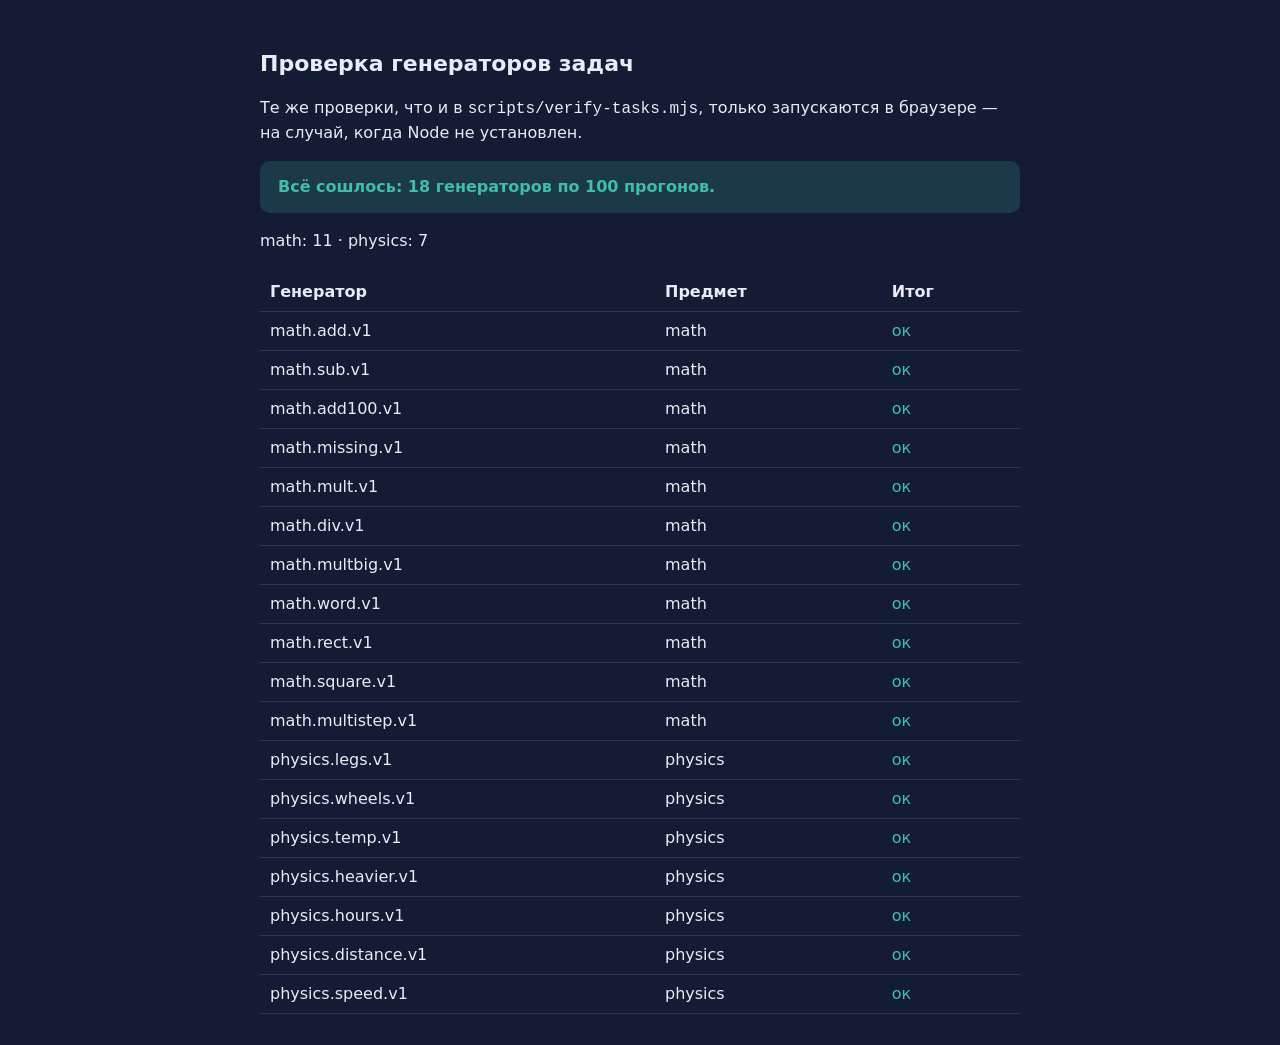
<file: scripts/verify-tasks.html>
<!doctype html>
<html lang="ru">
  <head>
    <meta charset="utf-8" />
    <meta name="viewport" content="width=device-width, initial-scale=1" />
    <meta name="color-scheme" content="dark" />
    <title>Проверка генераторов задач</title>
    <style>
      body {
        margin: 0;
        padding: 32px 20px;
        background: #141b34;
        color: #e8ecf4;
        font: 16px/1.5 system-ui, sans-serif;
      }
      main { max-width: 760px; margin: 0 auto; }
      h1 { font-size: 22px; }
      .verdict { padding: 14px 18px; border-radius: 10px; font-weight: 700; }
      .verdict--ok { background: rgb(61 191 168 / 18%); color: #3dbfa8; }
      .verdict--bad { background: rgb(229 97 95 / 18%); color: #e5615f; }
      table { width: 100%; border-collapse: collapse; margin-top: 20px; }
      td, th { padding: 7px 10px; text-align: left; border-bottom: 1px solid rgb(232 236 244 / 12%); }
      .ok { color: #3dbfa8; }
      .bad { color: #e5615f; }
      .problem { font-size: 14px; color: #e5615f; }
      code { font-family: ui-monospace, monospace; }
    </style>
  </head>
  <body>
    <main>
      <h1>Проверка генераторов задач</h1>
      <p>
        Те же проверки, что и в <code>scripts/verify-tasks.mjs</code>, только запускаются
        в браузере — на случай, когда Node не установлен.
      </p>
      <div id="output">Считаю…</div>
    </main>

    <script type="module">
      import { verifyTasks, RUNS_PER_GENERATOR } from './checks.js';

      const output = document.getElementById('output');
      const report = verifyTasks(RUNS_PER_GENERATOR);

      const verdict = document.createElement('div');
      verdict.className = `verdict verdict--${report.ok ? 'ok' : 'bad'}`;
      verdict.textContent = report.ok
        ? `Всё сошлось: ${report.generators} генераторов по ${RUNS_PER_GENERATOR} прогонов.`
        : 'Есть расхождения — смотри таблицу.';

      const summary = document.createElement('p');
      summary.textContent = Object.entries(report.bySubject)
        .map(([subject, count]) => `${subject}: ${count}`)
        .join(' · ');

      const table = document.createElement('table');
      table.innerHTML = '<tr><th>Генератор</th><th>Предмет</th><th>Итог</th></tr>';
      for (const entry of report.results) {
        const row = table.insertRow();
        row.insertCell().textContent = entry.id;
        row.insertCell().textContent = entry.subject;
        const cell = row.insertCell();
        cell.className = entry.problems.length === 0 ? 'ok' : 'bad';
        cell.textContent = entry.problems.length === 0 ? 'ок' : 'сбой';
        for (const problem of entry.problems) {
          const detail = table.insertRow().insertCell();
          detail.colSpan = 3;
          detail.className = 'problem';
          detail.textContent = problem;
        }
      }

      output.replaceChildren(verdict, summary, table);

      if (report.rules.length > 0) {
        const rules = document.createElement('ul');
        for (const problem of report.rules) {
          const item = document.createElement('li');
          item.className = 'problem';
          item.textContent = problem;
          rules.append(item);
        }
        output.append(rules);
      }
    </script>
  </body>
</html>
</file>
<file: styles/main.css>
/* Палитра из раздела 8 ТЗ. Те же значения продублированы в src/engine/constants.js:
   canvas красится через JS, вёрстка — через CSS, но цвет должен быть один. */
:root {
  --sky-deep: #141b34;
  --sky-mid: #23305a;
  --chalk: #e8ecf4;
  --amber: #f2a83b;
  --teal: #3dbfa8;
  --coral: #e5615f;

  /* Системные фолбэки идут следом за загружаемыми шрифтами: если Google Fonts
     не ответил, интерфейс просто выглядит проще, но остаётся читаемым. */
  --font-display: 'Rubik', 'Segoe UI', system-ui, sans-serif;
  --font-text: 'Nunito', 'Segoe UI', system-ui, sans-serif;
  --font-mono: 'JetBrains Mono', ui-monospace, 'Consolas', monospace;
}

* {
  box-sizing: border-box;
}

html,
body {
  height: 100%;
  margin: 0;
}

body {
  display: flex;
  flex-direction: column;
  align-items: center;
  justify-content: center;
  gap: 6px;
  padding: 6px;

  background: var(--sky-deep);
  color: var(--chalk);
  font-family: var(--font-text);

  /* Игра не должна скроллиться, зумиться пальцем и выделяться при свайпе. */
  overflow: hidden;
  overscroll-behavior: none;
  touch-action: none;
  user-select: none;
  -webkit-user-select: none;
  -webkit-tap-highlight-color: transparent;
  -webkit-text-size-adjust: 100%;
}

.stage {
  /* Ширина подобрана так, чтобы 16:9 от неё гарантированно влезли по высоте
     вместе с подсказкой под игрой. Пропорции держит сам canvas (ниже), а не
     aspect-ratio: у него есть свои width/height, и два механизма спорили бы. */
  width: min(100%, (100dvh - 44px) * 16 / 9);
}

#game {
  display: block;
  width: 100%;
  /* height: auto — и canvas сам держит 16:9 по размеру своего буфера. */
  height: auto;
  border-radius: 12px;
  background: var(--sky-deep);
  box-shadow: 0 18px 50px rgb(0 0 0 / 45%);
  touch-action: none;
}

#game:focus-visible {
  outline: 3px solid var(--amber);
  outline-offset: 3px;
}

/* По умолчанию скрыта: показываем только в платформере во время игры (класс
   hint-on на body ставит main.js). В данже клавиши другие, а под меню она — шум.
   Выключается и в настройках. */
.controls-hint {
  display: none;
  margin: 0;
  font-size: 14px;
  color: color-mix(in srgb, var(--chalk) 65%, transparent);
  text-align: center;
}

body.hint-on .controls-hint {
  display: block;
}

.controls-hint b {
  font-family: var(--font-mono);
  font-weight: 700;
  color: var(--amber);
}

/* Подсказка занимает место, которого на маленьком экране нет. */
@media (max-height: 480px) {
  body.hint-on .controls-hint {
    display: none;
  }

  .stage {
    width: min(100%, 100dvh * 16 / 9);
  }
}

@media (prefers-reduced-motion: reduce) {
  *,
  *::before,
  *::after {
    animation-duration: 0.01ms !important;
    animation-iteration-count: 1 !important;
    transition-duration: 0.01ms !important;
  }
}
</file>
<file: styles/task.css>
/* Карточка с задачей и чертежи к ней. Отдельный файл: игровая оболочка и
   учебная карточка — разные вещи, и в одном файле они уже не помещались. */

/* --- Карточка с задачей --- */

.task {
  width: min(560px, calc(100vw - 32px));
  max-height: calc(100dvh - 32px);
  padding: 0;
  border: none;
  border-radius: 18px;
  background: transparent;
  color: var(--chalk);
  overflow: visible;
}

.task::backdrop {
  /* Игра остаётся видна, но уходит на второй план: ребёнок помнит, откуда
     он сюда попал, и что задача — часть той же истории. */
  background: rgb(10 14 28 / 78%);
}

.task__card {
  display: flex;
  flex-direction: column;
  gap: 14px;
  max-height: calc(100dvh - 32px);
  padding: 26px 28px;
  overflow-y: auto;
  border: 2px solid color-mix(in srgb, var(--chalk) 22%, transparent);
  border-radius: 18px;
  background: linear-gradient(180deg, var(--sky-mid), var(--sky-deep));
  box-shadow: 0 30px 70px rgb(0 0 0 / 55%);
}

.task__title {
  margin: 0;
  font-family: var(--font-display);
  font-size: 15px;
  font-weight: 700;
  letter-spacing: 0.08em;
  text-transform: uppercase;
  color: var(--amber);
}

.task__prompt {
  margin: 0;
  font-size: 22px;
  line-height: 1.45;
  white-space: pre-line;
}

.task__figure {
  display: flex;
  justify-content: center;
  padding: 6px 0;
}

.figure {
  width: 100%;
  max-width: 300px;
  height: auto;
}

.figure__shape {
  fill: color-mix(in srgb, var(--chalk) 8%, transparent);
  stroke: var(--chalk);
  stroke-width: 2;
  stroke-linejoin: round;
}

.figure__shape--faint {
  fill: color-mix(in srgb, var(--chalk) 4%, transparent);
  stroke-opacity: 0.55;
}

.figure__dash {
  stroke: var(--amber);
  stroke-width: 2;
  stroke-dasharray: 5 4;
}

.figure__mark {
  fill: none;
  stroke: var(--amber);
  stroke-width: 1.6;
}

.figure__dot {
  fill: var(--amber);
}

.figure__label {
  font-family: var(--font-mono);
  font-size: 14px;
  fill: var(--chalk);
}

.figure__label--ask {
  font-size: 18px;
  fill: var(--amber);
}

.task__field {
  display: flex;
  align-items: center;
  gap: 10px;
  flex-wrap: wrap;
}

.task__label {
  font-size: 16px;
  color: color-mix(in srgb, var(--chalk) 75%, transparent);
}

.task__input {
  flex: 1 1 140px;
  min-width: 0;
  padding: 12px 14px;
  border: 2px solid color-mix(in srgb, var(--chalk) 30%, transparent);
  border-radius: 10px;
  background: rgb(0 0 0 / 25%);
  color: var(--chalk);
  font-family: var(--font-mono);
  font-size: 22px;
}

.task__input:focus-visible {
  outline: 3px solid var(--amber);
  outline-offset: 2px;
}

.task__input--shake {
  animation: task-shake 0.32s ease;
  border-color: var(--coral);
}

@keyframes task-shake {
  0%, 100% { transform: translateX(0); }
  20% { transform: translateX(-7px); }
  45% { transform: translateX(6px); }
  70% { transform: translateX(-3px); }
}

.task__unit {
  font-family: var(--font-mono);
  font-size: 18px;
  color: var(--amber);
}

.task__attempts {
  margin: 0;
  font-size: 14px;
  color: color-mix(in srgb, var(--chalk) 60%, transparent);
}

.task__message {
  margin: 0;
  min-height: 1.4em;
  font-size: 17px;
}

.task__message--ok {
  color: var(--teal);
}

.task__message--warn {
  color: var(--coral);
}

/* Класс .task__note задаёт display:flex и по специфичности равен голому [hidden]
   из UA-стиля, а авторское правило бьёт браузерное — поэтому hidden сам по себе
   заметку не прятал, и подсказка от прошлой задачи оставалась висеть. */
.task__note[hidden] {
  display: none;
}

.task__note {
  display: flex;
  flex-direction: column;
  gap: 4px;
  padding: 12px 14px;
  border-left: 3px solid var(--amber);
  border-radius: 0 10px 10px 0;
  background: rgb(0 0 0 / 22%);
  font-size: 16px;
  line-height: 1.5;
}

.task__note b {
  font-family: var(--font-display);
  font-size: 13px;
  letter-spacing: 0.06em;
  text-transform: uppercase;
  color: var(--amber);
}

.task__note--solution {
  border-left-color: var(--teal);
  font-family: var(--font-mono);
}

.task__note--solution b {
  font-family: var(--font-display);
  color: var(--teal);
}

.task__actions {
  display: flex;
  gap: 10px;
  flex-wrap: wrap;
  margin-top: 4px;
}

.task__button {
  padding: 12px 22px;
  border: 2px solid transparent;
  border-radius: 10px;
  font-family: var(--font-display);
  font-size: 16px;
  font-weight: 700;
  cursor: pointer;
}

.task__button--check {
  background: var(--amber);
  color: var(--sky-deep);
}

.task__button--back {
  background: transparent;
  border-color: color-mix(in srgb, var(--chalk) 30%, transparent);
  color: var(--chalk);
}

.task__button:focus-visible {
  outline: 3px solid var(--chalk);
  outline-offset: 2px;
}
</file>
<file: styles/screens.css>
/* Меню, выбор уровня, настройки, пауза и экран после уровня. Один слой поверх
   игры с разным содержимым. */

.screen {
  position: fixed;
  inset: 0;
  z-index: 10;
  display: flex;
  /* Центрируем панель вертикально авто-полями (ниже), а НЕ align-items:center.
     Иначе панель выше экрана (гардероб — 1700px) выталкивается вверх за край,
     и overflow:auto не даёт доскроллить до её верха — заголовок и кошелёк
     становятся недостижимы. Авто-поля при переполнении схлопываются в ноль,
     и панель прокручивается с самого верха. */
  align-items: flex-start;
  justify-content: center;
  padding: 20px;
  background: rgb(10 14 28 / 92%);
  overflow-y: auto;
  overscroll-behavior: contain; /* прокрутка гардероба не тянет страницу под собой */
  touch-action: manipulation;   /* без 300мс-задержки тапа в меню на телефоне */
}

/* Пауза и победа: игра под ними должна оставаться видна — ребёнок помнит,
   где он остановился. */
.screen--over {
  background: rgb(10 14 28 / 72%);
}

.screen[hidden] {
  display: none;
}

.screen__panel {
  display: flex;
  flex-direction: column;
  gap: 18px;
  width: min(620px, 100%);
  margin-block: auto; /* вертикальное центрирование, безопасное при переполнении */
  padding: 32px;
  border: 2px solid color-mix(in srgb, var(--chalk) 18%, transparent);
  border-radius: 20px;
  background: linear-gradient(180deg, var(--sky-mid), var(--sky-deep));
  box-shadow: 0 30px 70px rgb(0 0 0 / 55%);
  text-align: center;
}

.screen__panel--compact {
  width: min(420px, 100%);
}

.screen__title {
  margin: 0;
  font-family: var(--font-display);
  font-size: 34px;
  font-weight: 900;
  color: var(--chalk);
}

.screen__subtitle {
  margin: -8px 0 0;
  color: color-mix(in srgb, var(--chalk) 70%, transparent);
}

.screen__actions {
  display: flex;
  flex-direction: column;
  gap: 10px;
}

.screen__actions--row {
  flex-direction: row;
  flex-wrap: wrap;
  justify-content: center;
}

.screen__button {
  padding: 14px 22px;
  border: 2px solid color-mix(in srgb, var(--chalk) 28%, transparent);
  border-radius: 12px;
  background: transparent;
  color: var(--chalk);
  font-family: var(--font-display);
  font-size: 17px;
  font-weight: 700;
  cursor: pointer;
}

.screen__button--primary {
  border-color: transparent;
  background: var(--amber);
  color: var(--sky-deep);
}

.screen__button--danger {
  border-color: var(--coral);
  color: var(--coral);
}

.screen__button:focus-visible {
  outline: 3px solid var(--amber);
  outline-offset: 3px;
}

.screen__warning {
  margin: 0;
  font-size: 14px;
  color: var(--coral);
}

/* --- Выбор уровня --- */

.levels {
  display: grid;
  grid-template-columns: repeat(auto-fill, minmax(150px, 1fr));
  gap: 12px;
}

.level {
  display: flex;
  flex-direction: column;
  gap: 4px;
  padding: 16px 12px;
  border: 2px solid color-mix(in srgb, var(--chalk) 22%, transparent);
  border-radius: 14px;
  background: rgb(0 0 0 / 20%);
  color: var(--chalk);
  font-family: var(--font-text);
  cursor: pointer;
  text-align: center;
}

.level--locked {
  opacity: 0.45;
  cursor: not-allowed;
}

.level--completed {
  border-color: var(--teal);
}

.level:not(.level--locked):hover,
.level:focus-visible {
  border-color: var(--amber);
  outline: none;
}

.level__id {
  font-family: var(--font-display);
  font-size: 26px;
  font-weight: 900;
  color: var(--amber);
}

.level__title {
  font-size: 15px;
}

.level__stars {
  font-size: 18px;
  color: var(--amber);
  letter-spacing: 2px;
}

.level__meta {
  font-size: 13px;
  color: color-mix(in srgb, var(--chalk) 60%, transparent);
}

/* --- Настройки --- */

.settings {
  display: flex;
  flex-direction: column;
  gap: 6px;
}

.switch {
  display: flex;
  align-items: center;
  gap: 12px;
  padding: 12px 14px;
  border-radius: 12px;
  background: rgb(0 0 0 / 20%);
  cursor: pointer;
  text-align: left;
}

.switch__input {
  position: absolute;
  width: 1px;
  height: 1px;
  opacity: 0;
}

.switch__box {
  flex: 0 0 auto;
  width: 46px;
  height: 26px;
  border: 2px solid color-mix(in srgb, var(--chalk) 35%, transparent);
  border-radius: 999px;
  background: rgb(0 0 0 / 30%);
  transition: background 0.15s ease, border-color 0.15s ease;
}

.switch__box::after {
  content: '';
  display: block;
  width: 16px;
  height: 16px;
  margin: 3px;
  border-radius: 50%;
  background: var(--chalk);
  transition: transform 0.15s ease;
}

.switch__input:checked + .switch__box {
  border-color: var(--teal);
  background: color-mix(in srgb, var(--teal) 35%, transparent);
}

.switch__input:checked + .switch__box::after {
  transform: translateX(20px);
}

.switch__input:focus-visible + .switch__box {
  outline: 3px solid var(--amber);
  outline-offset: 2px;
}

.switch__label {
  font-size: 17px;
}

/* Ползунок громкости — в одну строку с подписью. */
.switch--slider .switch__label {
  flex: 0 0 auto;
}

.slider__input {
  flex: 1;
  min-width: 80px;
  margin-left: auto;
  height: 26px;
  accent-color: var(--teal);
  cursor: pointer;
}

.slider__value {
  flex: 0 0 auto;
  min-width: 46px;
  text-align: right;
  font-variant-numeric: tabular-nums;
  font-weight: 700;
  color: var(--amber);
}

.slider__input:focus-visible {
  outline: 3px solid var(--amber);
  outline-offset: 2px;
}

/* --- Главное меню: две карточки режимов --- */
.menu-modes {
  display: grid;
  grid-template-columns: repeat(auto-fit, minmax(220px, 1fr));
  gap: 14px;
}

.mode-card {
  display: flex;
  flex-direction: column;
  align-items: center;
  gap: 8px;
  padding: 18px 16px;
  border: 2px solid color-mix(in srgb, var(--chalk) 16%, transparent);
  border-radius: 16px;
  background: rgb(0 0 0 / 22%);
}

.mode-card__art {
  width: 72px;
  height: 72px;
}

.mode-card__name {
  margin: 0;
  font-family: var(--font-display);
  font-size: 20px;
  color: var(--chalk);
}

.mode-card__desc {
  flex: 1;
  margin: 0;
  font-size: 14px;
  line-height: 1.4;
  color: color-mix(in srgb, var(--chalk) 65%, transparent);
}

.mode-card__actions {
  display: flex;
  flex-direction: column;
  gap: 6px;
  width: 100%;
  margin-top: auto;
}

.menu-link {
  display: flex;
  align-items: center;
  justify-content: center;
  min-height: 40px; /* палец ребёнка на телефоне — цель не меньше ~40px */
  padding: 6px;
  border: none;
  border-radius: 8px;
  background: transparent;
  color: var(--teal);
  font-family: var(--font-text);
  font-size: 14px;
  font-weight: 600;
  cursor: pointer;
}

.menu-link:hover {
  text-decoration: underline;
}

.menu-link:focus-visible {
  outline: 3px solid var(--amber);
  outline-offset: 2px;
}

.menu-secondary {
  display: flex;
  gap: 10px;
}

.menu-secondary .screen__button {
  flex: 1;
}

/* --- Экран «Как играть» --- */
.howto {
  display: flex;
  flex-direction: column;
  gap: 16px;
  text-align: left;
}

.howto__section {
  display: flex;
  flex-direction: column;
  gap: 8px;
}

.howto__cap {
  margin: 0;
  font-family: var(--font-display);
  font-size: 15px;
  color: color-mix(in srgb, var(--chalk) 75%, transparent);
}

.howto__goal {
  margin: 0;
  font-size: 16px;
  line-height: 1.5;
  color: var(--chalk);
}

.howto__controls {
  display: flex;
  flex-direction: column;
  gap: 8px;
}

.howto__row {
  display: flex;
  align-items: center;
  gap: 12px;
}

.howto__keys {
  flex: 0 0 auto;
  display: flex;
  flex-wrap: wrap;
  gap: 4px;
  min-width: 122px;
}

.kbd {
  display: inline-flex;
  align-items: center;
  justify-content: center;
  min-width: 26px;
  height: 26px;
  padding: 0 7px;
  border: 1px solid color-mix(in srgb, var(--chalk) 35%, transparent);
  border-bottom-width: 3px;
  border-radius: 6px;
  background: rgb(0 0 0 / 30%);
  font-family: var(--font-mono);
  font-size: 13px;
  font-weight: 700;
  color: var(--amber);
}

.howto__label {
  font-size: 15px;
  line-height: 1.35;
  color: var(--chalk);
}

.howto__touch {
  margin: 4px 0 0;
  font-size: 13px;
  color: color-mix(in srgb, var(--chalk) 60%, transparent);
}

.howto__tips {
  margin: 0;
  padding-left: 20px;
  display: flex;
  flex-direction: column;
  gap: 6px;
}

.howto__tip {
  font-size: 14px;
  line-height: 1.4;
  color: color-mix(in srgb, var(--chalk) 80%, transparent);
}

.confirm {
  display: flex;
  flex-direction: column;
  gap: 14px;
}

.confirm__text {
  margin: 0;
  font-size: 17px;
}

/* Кнопка возврата в редактор — только в тест-режиме карты. */
.editor-back {
  position: fixed;
  top: calc(12px + env(safe-area-inset-top));
  left: 50%;
  transform: translateX(-50%);
  z-index: 20;
  padding: 8px 14px;
  border: 2px solid var(--teal);
  border-radius: 10px;
  background: rgb(20 27 52 / 85%);
  color: var(--teal);
  font-family: var(--font-display);
  font-weight: 700;
  font-size: 14px;
  cursor: pointer;
}

.editor-back:focus-visible {
  outline: 3px solid var(--amber);
  outline-offset: 2px;
}

/* --- Гардероб --- */

.wardrobe__wallet {
  font-family: var(--font-display);
  font-size: 20px;
  font-weight: 900;
  color: var(--amber);
}

.wardrobe__preview {
  align-self: center;
}

.wardrobe__hint {
  margin: 0;
  font-size: 13px;
  color: color-mix(in srgb, var(--chalk) 55%, transparent);
}

.wardrobe {
  display: flex;
  flex-direction: column;
  gap: 16px;
  text-align: left;
}

.wardrobe__cat {
  margin: 0 0 8px;
  font-family: var(--font-display);
  font-size: 15px;
  color: color-mix(in srgb, var(--chalk) 75%, transparent);
}

.wardrobe__grid {
  display: grid;
  grid-template-columns: repeat(auto-fill, minmax(92px, 1fr));
  gap: 8px;
}

.wardrobe__item {
  display: flex;
  flex-direction: column;
  align-items: center;
  gap: 5px;
  padding: 8px 6px;
  border: 2px solid color-mix(in srgb, var(--chalk) 18%, transparent);
  border-radius: 12px;
  background: rgb(0 0 0 / 20%);
}

.wardrobe__item--on {
  border-color: var(--teal);
}

/* Кнопка/бейдж/цена — всегда у нижнего края карточки. Без этого в ряду, где у
   одной вещи название в две строки, а у соседей в одну, кнопки прыгали по высоте. */
.wardrobe__item > :last-child {
  margin-top: auto;
}

.wardrobe__name {
  font-size: 12px;
  color: var(--chalk);
  text-align: center;
}

.wardrobe__act {
  min-height: 38px; /* тач-цель под палец ребёнка */
  padding: 6px 8px;
  border: 1px solid color-mix(in srgb, var(--chalk) 30%, transparent);
  border-radius: 8px;
  background: transparent;
  color: var(--chalk);
  font-family: var(--font-text);
  font-size: 12px;
  font-weight: 600;
  cursor: pointer;
}

.wardrobe__act--buy {
  border-color: transparent;
  background: var(--amber);
  color: var(--sky-deep);
}

.wardrobe__act:focus-visible {
  outline: 3px solid var(--amber);
  outline-offset: 2px;
}

.wardrobe__badge {
  font-size: 12px;
  font-weight: 700;
  color: var(--teal);
}

.wardrobe__price {
  font-size: 12px;
  color: color-mix(in srgb, var(--coral) 80%, transparent);
}

/* Карточка улучшения в хабе данжа: описание и уровень под названием. */
.hub__desc {
  font-size: 11px;
  color: color-mix(in srgb, var(--chalk) 70%, transparent);
  text-align: center;
}

.hub__level {
  font-size: 11px;
  font-weight: 700;
  color: var(--amber);
}

/* --- Экран после уровня --- */

.complete__stars {
  font-size: 44px;
  letter-spacing: 6px;
  color: var(--amber);
}

.earned-list {
  display: flex;
  flex-direction: column;
  gap: 8px;
  margin: 0;
  padding: 0;
  list-style: none;
  text-align: left;
}

.earned {
  display: flex;
  align-items: center;
  gap: 10px;
  font-size: 15px;
}

.earned__mark {
  font-size: 20px;
}

.earned--yes {
  color: var(--chalk);
}

.earned--yes .earned__mark {
  color: var(--amber);
}

.earned--no {
  color: color-mix(in srgb, var(--chalk) 45%, transparent);
}

.complete__facts {
  display: grid;
  grid-template-columns: auto auto;
  gap: 4px 18px;
  justify-content: center;
  margin: 0;
  font-size: 16px;
}

.complete__facts dt {
  color: color-mix(in srgb, var(--chalk) 65%, transparent);
  text-align: right;
}

.complete__facts dd {
  margin: 0;
  font-family: var(--font-mono);
  color: var(--amber);
  text-align: left;
}
</file>
<file: styles/touch.css>
/* Экранное управление. Кнопки крупные и полупрозрачные: попасть пальцем на
   бегу важнее, чем не закрыть кусок картинки. */

.touch {
  position: fixed;
  inset: auto 0 0 0;
  z-index: 5;
  display: flex;
  justify-content: space-between;
  padding: 16px 18px calc(18px + env(safe-area-inset-bottom));
  pointer-events: none;
}

.touch[hidden] {
  display: none;
}

.touch__cluster {
  display: flex;
  gap: 14px;
  pointer-events: auto;
}

.touch__key {
  /* ТЗ требует не меньше 64×64. Берём с запасом: на бегу палец промахивается. */
  width: 76px;
  height: 76px;
  border: 2px solid color-mix(in srgb, var(--chalk) 40%, transparent);
  border-radius: 50%;
  background: rgb(20 27 52 / 55%);
  color: var(--chalk);
  font-size: 28px;
  line-height: 1;
  touch-action: none;
  -webkit-user-select: none;
  user-select: none;
}

.touch__key--jump {
  width: 92px;
  height: 92px;
  border-color: var(--amber);
  color: var(--amber);
}

.touch__key--interact {
  font-family: var(--font-display);
  font-weight: 700;
  border-color: var(--teal);
  color: var(--teal);
}

.touch__key--down {
  background: rgb(232 236 244 / 28%);
}

.touch__pause {
  position: fixed;
  top: calc(12px + env(safe-area-inset-top));
  right: 14px;
  z-index: 6;
  width: 48px;
  height: 48px;
  border: 2px solid color-mix(in srgb, var(--chalk) 35%, transparent);
  border-radius: 12px;
  background: rgb(20 27 52 / 60%);
  color: var(--chalk);
  font-size: 20px;
  line-height: 1;
  cursor: pointer;
}

.touch__pause[hidden] {
  display: none;
}

/* Кнопка «застрял» — зеркало паузы в левом верхнем углу, в цвет опасности:
   действие редкое, но когда нужно — видно сразу. */
.touch__respawn {
  position: fixed;
  top: calc(12px + env(safe-area-inset-top));
  left: calc(14px + env(safe-area-inset-left));
  z-index: 6;
  width: 48px;
  height: 48px;
  border: 2px solid color-mix(in srgb, var(--coral) 55%, transparent);
  border-radius: 12px;
  background: rgb(20 27 52 / 60%);
  color: var(--coral);
  font-size: 24px;
  line-height: 1;
  cursor: pointer;
}

.touch__respawn[hidden] {
  display: none;
}

.touch__key:focus-visible,
.touch__pause:focus-visible,
.touch__respawn:focus-visible {
  outline: 3px solid var(--amber);
  outline-offset: 3px;
}
</file>
